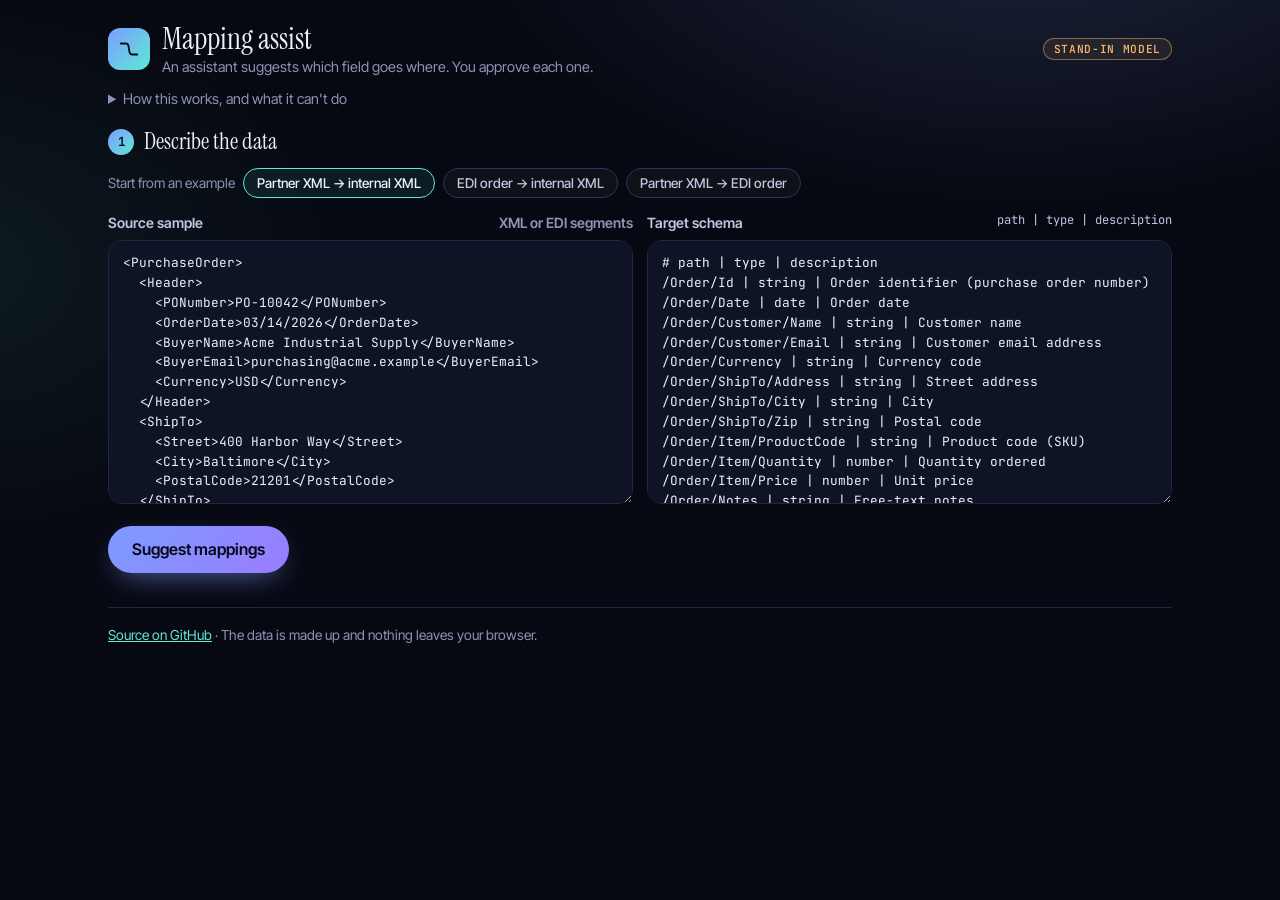
<file: src/Mapping.Web/wwwroot/index.html>
<!DOCTYPE html>
<html lang="en">

<head>
    <meta charset="utf-8" />
    <meta name="viewport" content="width=device-width, initial-scale=1.0" />
    <title>Mapping assist</title>
    <meta name="description" content="An AI-assisted field mapper for XML and EDI-style data. It only suggests; you approve each mapping. Built with C# and Blazor WebAssembly." />
    <meta name="theme-color" content="#070912" />
    <meta name="color-scheme" content="dark" />
    <base href="/" />
    <link rel="icon" href="data:image/svg+xml,%3Csvg xmlns='http://www.w3.org/2000/svg' viewBox='0 0 64 64'%3E%3Crect width='64' height='64' rx='14' fill='%23070912'/%3E%3Cpath d='M14 20h14M36 44h14M28 20c8 0 8 24 16 24' stroke='%237c9cff' stroke-width='5' fill='none' stroke-linecap='round'/%3E%3C/svg%3E" />
    <link rel="preconnect" href="https://fonts.googleapis.com" />
    <link rel="preconnect" href="https://fonts.gstatic.com" crossorigin />
    <link href="https://fonts.googleapis.com/css2?family=Instrument+Serif:ital@0;1&family=Inter+Tight:wght@400;500;600;700&family=JetBrains+Mono:wght@400;500&display=swap" rel="stylesheet" />
    <link rel="stylesheet" href="css/app.css" />
</head>

<body>
    <div id="app"><p class="boot" role="status">Opening the mapper&hellip;</p></div>

    <div id="blazor-error-ui">
        Something went wrong. <a href="" class="reload">Reload</a>
        <span class="dismiss">&#x2715;</span>
    </div>

    <script src="_framework/blazor.webassembly.js"></script>
</body>

</html>
</file>
<file: src/Mapping.Web/wwwroot/css/app.css>
:root {
  color-scheme: dark;
  --bg: #070912;
  --card: #0e1325;
  --card2: #121936;
  --line: #1f2744;
  --line2: #2b3560;
  --txt: #eef1fb;
  --txt2: #bfc6de;
  --mut: #8b94b4;
  --ac: #7c9cff;
  --ac2: #5eead4;
  --warm: #ffb86b;
  --bad: #ff6b7a;
  --serif: "Instrument Serif", Georgia, "Times New Roman", serif;
  --sans: "Inter Tight", system-ui, -apple-system, "Segoe UI", Roboto, sans-serif;
  --mono: "JetBrains Mono", ui-monospace, SFMono-Regular, Menlo, Consolas, monospace;
}

* { box-sizing: border-box; }

html, body { margin: 0; overflow-x: hidden; }

body {
  background:
    radial-gradient(900px 480px at 80% -10%, rgba(124, 156, 255, 0.18), transparent 62%),
    radial-gradient(700px 460px at -5% 30%, rgba(94, 234, 212, 0.08), transparent 60%),
    var(--bg);
  background-attachment: fixed;
  color: var(--txt);
  font: 16px/1.6 var(--sans);
  -webkit-font-smoothing: antialiased;
}

.boot { text-align: center; padding: 80px 16px; color: var(--mut); }
.wrap { max-width: 1100px; margin: 0 auto; padding: 22px 18px 56px; }

.top { display: flex; justify-content: space-between; align-items: center; gap: 12px; margin-bottom: 10px; }
.brand { display: flex; align-items: center; gap: 12px; min-width: 0; }
.logo { display: grid; place-items: center; flex: none; width: 42px; height: 42px; border-radius: 12px; color: #07091a; background: linear-gradient(135deg, var(--ac), var(--ac2)); }
h1 { margin: 0; font: 400 1.9rem/1.1 var(--serif); }
.sub { margin: 2px 0 0; color: var(--mut); font-size: 0.9rem; line-height: 1.35; }
.pill { flex: none; padding: 3px 10px; font: 500 0.7rem var(--mono); letter-spacing: 0.06em; text-transform: uppercase; color: var(--warm); border: 1px solid rgba(255, 184, 107, 0.45); border-radius: 999px; background: rgba(255, 184, 107, 0.08); }

.about { margin: 0 0 18px; font-size: 0.9rem; color: var(--txt2); }
.about summary { cursor: pointer; color: var(--mut); width: fit-content; }
.about summary:hover { color: var(--txt); }
.about p { margin: 8px 0 0; padding: 10px 12px; border: 1px solid var(--line); border-radius: 12px; background: rgba(14, 19, 37, 0.7); }

.muted { color: var(--mut); }
.small { font-size: 0.82rem; }
.mono { font-family: var(--mono); }
.sr { position: absolute; left: -9999px; }
.error { color: var(--bad); font-size: 0.92rem; }
code { font: 0.86em var(--mono); }

.step { margin-bottom: 26px; }
.step h2 { display: flex; align-items: center; flex-wrap: wrap; gap: 10px; margin: 0 0 12px; font: 400 1.45rem/1.2 var(--serif); }
.n { display: inline-grid; place-items: center; width: 26px; height: 26px; font: 600 0.78rem var(--mono); color: #07091a; background: linear-gradient(135deg, var(--ac), var(--ac2)); border-radius: 50%; }
.count { font: 0.76rem var(--mono); color: var(--mut); }

.presets { display: flex; flex-wrap: wrap; gap: 8px; align-items: center; margin-bottom: 14px; font-size: 0.86rem; }
.chip { padding: 6px 13px; font: 500 0.84rem var(--sans); color: var(--txt2); background: rgba(255, 255, 255, 0.03); border: 1px solid var(--line2); border-radius: 999px; cursor: pointer; transition: border-color 0.15s, color 0.15s; }
.chip:hover, .chip.on { border-color: var(--ac2); color: var(--txt); }
.chip.on { background: rgba(94, 234, 212, 0.08); }

.inputs { display: grid; grid-template-columns: 1fr 1fr; gap: 14px; }
@media (max-width: 760px) { .inputs { grid-template-columns: 1fr; } }
.field label { display: flex; justify-content: space-between; gap: 8px; margin-bottom: 6px; font-weight: 600; font-size: 0.88rem; color: var(--txt2); }
textarea { width: 100%; padding: 12px 14px; font: 0.8rem/1.55 var(--mono); color: var(--txt); background: var(--card); border: 1px solid var(--line); border-radius: 14px; resize: vertical; }
textarea:focus { outline: none; border-color: var(--ac); box-shadow: 0 0 0 3px rgba(124, 156, 255, 0.18); }

.actions { display: flex; flex-wrap: wrap; gap: 12px; align-items: center; margin-top: 14px; }
button { font: inherit; color: var(--txt); }
.primary { padding: 11px 24px; font-weight: 600; color: #07091a; background: linear-gradient(135deg, var(--ac), #9a7cff); border: 0; border-radius: 999px; cursor: pointer; box-shadow: 0 10px 30px -12px rgba(124, 156, 255, 0.8); transition: transform 0.15s; }
.primary:hover:not(:disabled) { transform: translateY(-2px); }
.primary:disabled { opacity: 0.5; cursor: default; }

/* Suggestions on the left, the output pinned on the right when there is room. */
.cols { display: grid; grid-template-columns: minmax(0, 1.25fr) minmax(0, 1fr); gap: 24px; align-items: start; }
@media (max-width: 900px) { .cols { grid-template-columns: 1fr; } }
.out-col { position: sticky; top: 16px; }
@media (max-width: 900px) { .out-col { position: static; } }

.card { min-width: 0; margin-bottom: 10px; padding: 13px 15px; background: var(--card); border: 1px solid var(--line); border-left: 3px solid var(--warm); border-radius: 14px; animation: rise 0.22s ease-out both; }
.card.approved { border-left-color: var(--ac2); }
.card.rejected { border-left-color: var(--line2); opacity: 0.6; }
.row { display: flex; flex-wrap: wrap; gap: 8px; align-items: center; }
.path { overflow-wrap: anywhere; color: var(--txt); }
.path.to { color: var(--ac2); }
.arrow { color: var(--mut); }
select { max-width: 100%; padding: 6px 8px; font: 0.78rem var(--mono); color: var(--txt); background: var(--bg); border: 1px solid var(--line2); border-radius: 8px; }
select.short { width: 92px; }
select:focus-visible { outline: 2px solid var(--ac2); outline-offset: 1px; }
.tag, .status { padding: 2px 9px; font: 0.72rem var(--mono); border: 1px solid var(--line2); border-radius: 6px; color: var(--mut); }
.status.approved { color: var(--ac2); border-color: rgba(94, 234, 212, 0.5); }

.meta { display: grid; grid-template-columns: 74px 38px minmax(0, 1fr); align-items: center; gap: 10px; margin-top: 9px; font-size: 0.84rem; }
.meter { height: 6px; border-radius: 3px; background: var(--line); overflow: hidden; }
.meter i { display: block; height: 100%; background: linear-gradient(90deg, var(--ac), var(--ac2)); }
.conf { font: 600 0.78rem var(--mono); font-variant-numeric: tabular-nums; color: var(--ac2); }
.why { color: var(--mut); }
@media (max-width: 520px) { .meta { grid-template-columns: 60px 36px minmax(0, 1fr); } }

.buttons { display: flex; gap: 8px; align-items: center; margin-top: 10px; }
.buttons button { padding: 5px 15px; font-size: 0.86rem; background: transparent; border: 1px solid var(--line2); border-radius: 999px; cursor: pointer; }
.buttons button:hover { border-color: var(--ac); }
.buttons .ok { font-weight: 600; color: #04201c; background: var(--ac2); border-color: var(--ac2); }
.buttons .ok:hover { border-color: var(--txt); }

.out { margin: 0 0 8px; padding: 14px 16px; overflow: auto; max-height: 70vh; font: 0.8rem/1.55 var(--mono); color: var(--txt2); background: var(--card); border: 1px solid var(--line); border-left: 3px solid var(--ac2); border-radius: 4px 14px 14px 4px; }
.empty { margin: 0; padding: 18px; color: var(--mut); text-align: center; border: 1px dashed var(--line2); border-radius: 14px; }

.foot { margin-top: 34px; padding-top: 16px; border-top: 1px solid var(--line); font-size: 0.86rem; }
.foot a { color: var(--ac2); }

:focus-visible { outline: 2px solid var(--ac2); outline-offset: 2px; border-radius: 6px; }

@keyframes rise { from { opacity: 0; transform: translateY(6px); } to { opacity: 1; transform: none; } }
@media (prefers-reduced-motion: reduce) { .card { animation: none; } .primary { transition: none; } }

@media (max-width: 520px) {
  h1 { font-size: 1.55rem; }
  .pill { display: none; }
}

#blazor-error-ui { display: none; position: fixed; left: 0; right: 0; bottom: 0; padding: 10px 16px; background: #3a1f1d; color: #fff; z-index: 10; }
#blazor-error-ui .dismiss { float: right; cursor: pointer; }
</file>
